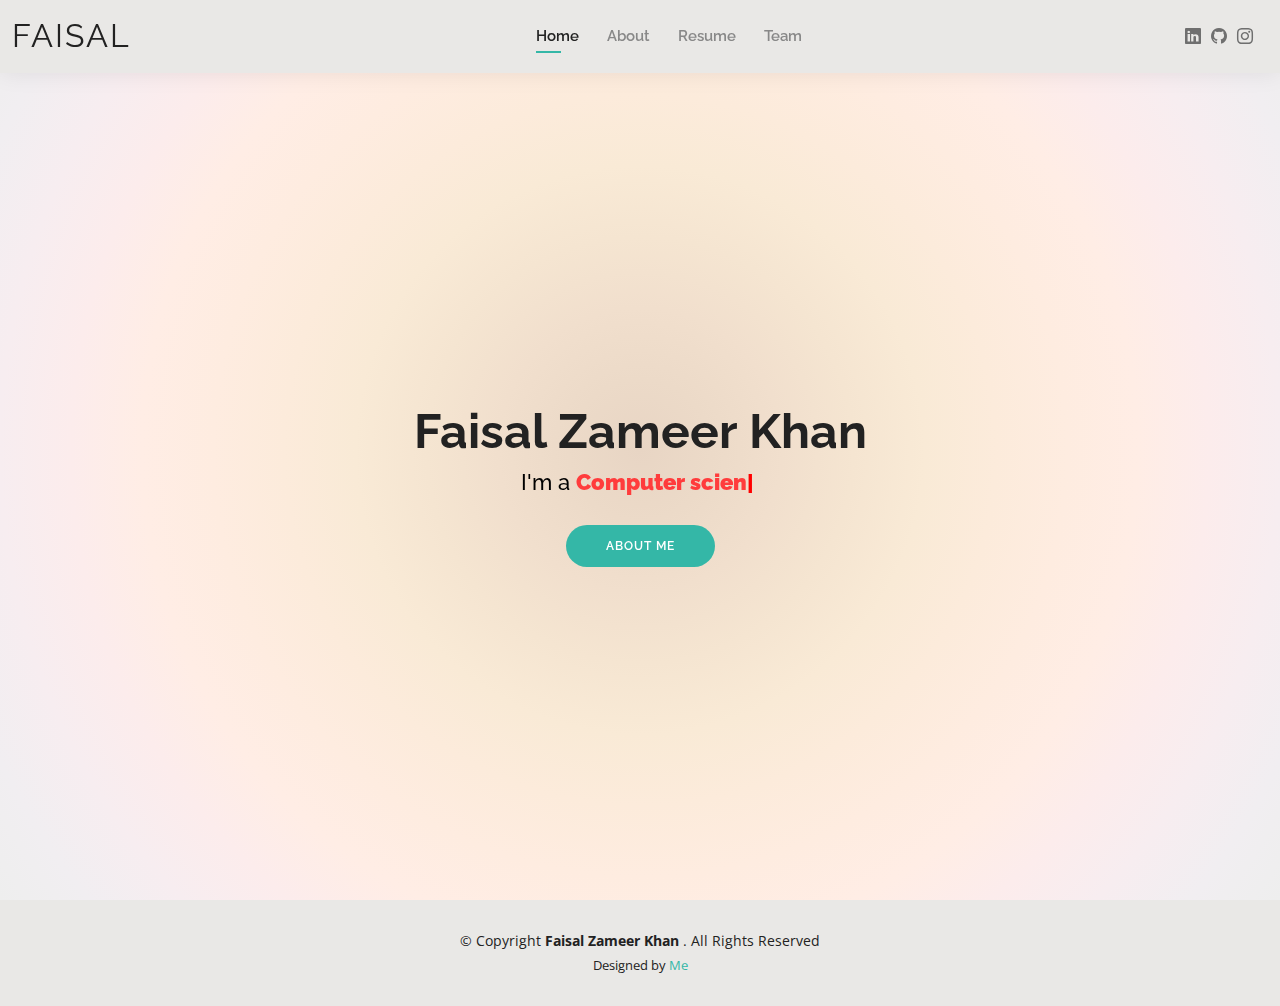
<file: index.html>
<!DOCTYPE html>
<html lang="en">

<head>
  <meta charset="utf-8">
  <meta content="width=device-width, initial-scale=1.0" name="viewport">

  <title> Faisal | Portfolio - Home </title>
  <meta content="" name="description">
  <meta content="" name="keywords">

  <!-- Favicons -->
  <link href="assets/img/favicon.png" rel="icon">
  <!-- <link href="assets/img/apple-touch-icon.png" rel="apple-touch-icon"> -->

  <!-- Google Fonts -->
  <link
    href="https://fonts.googleapis.com/css?family=Open+Sans:300,300i,400,400i,600,600i,700,700i|Raleway:300,300i,400,400i,500,500i,600,600i,700,700i|Poppins:300,300i,400,400i,500,500i,600,600i,700,700i"
    rel="stylesheet">

  <!-- Vendor CSS Files -->
  <link href="assets/vendor/aos/aos.css" rel="stylesheet">
  <link href="assets/vendor/bootstrap/css/bootstrap.min.css" rel="stylesheet">
  <link href="assets/vendor/bootstrap-icons/bootstrap-icons.css" rel="stylesheet">
  <link href="assets/vendor/boxicons/css/boxicons.min.css" rel="stylesheet">
  <link href="assets/vendor/glightbox/css/glightbox.min.css" rel="stylesheet">
  <link href="assets/vendor/swiper/swiper-bundle.min.css" rel="stylesheet">

  <!-- Template Main CSS File -->
  <link href="assets/css/style.css" rel="stylesheet">


</head>

<body>

  <!-- ======= Header ======= -->
  <header id="header" class="fixed-top">
    <div class="container-fluid d-flex justify-content-between align-items-center">

      <h1 class="logo me-auto me-lg-0"><a href="index.html"> Faisal </a></h1>
      <!-- Uncomment below if you prefer to use an image logo -->
      <!-- <a href="index.html" class="logo"><img src="assets/img/logo.png" alt="" class="img-fluid"></a>-->

      <nav id="navbar" class="navbar order-last order-lg-0">
        <ul>
          <li><a class="active" href="index.html">Home</a></li>
          <li><a href="about.html">About</a></li>
          <li><a href="resume.html">Resume</a></li>
          <li><a href="team.html">Team</a></li>
        </ul>
        <i class="bi bi-list mobile-nav-toggle"></i>
      </nav><!-- .navbar -->

      <div class="header-social-links">
        <a href="https://www.linkedin.com/in/faisalzameerkhan/" class="linkedin" target="_blank"><i class="bi bi-linkedin"></i></i></a>
        <a href="https://github.com/faisalzameerkhan/" class="github" target="_blank" ><i class="bi bi-github"></i></a>
        <a href="https://instagram.com/faisalxameerkhan/" class="instagram" target="_blank"><i class="bi bi-instagram"></i></a>
      </div>

    </div>

  </header><!-- End Header -->

  <!-- ======= Hero Section ======= -->
  <section id="hero" class="d-flex align-items-center">
    <div class="container d-flex flex-column align-items-center" data-aos="zoom-in" data-aos-delay="100">
      <h1 style="text-align: center;"> Faisal Zameer Khan </h1>
      <h2 id="subtitleOut">I'm a <span id="subtitle">  </span> </h2>
      <a href="about.html" class="btn-about">About Me</a>
    </div>
  </section><!-- End Hero -->

  <!-- ======= Footer ======= -->
  <footer id="footer">
    <div class="container">
      <div class="copyright">
        &copy; Copyright <strong><span> Faisal Zameer Khan </span></strong>. All Rights Reserved
      </div>
      <div class="credits">
        Designed by <a href="https://www.linkedin.com/in/faisalzameerkhan/" target="_blank"> Me </a>
      </div>
    </div>
  </footer><!-- End  Footer -->

  <div id="preloader"></div>
  <a href="#" class="back-to-top d-flex align-items-center justify-content-center"><i
      class="bi bi-arrow-up-short"></i></a>

  <!-- Vendor JS Files -->
  <script src="assets/vendor/purecounter/purecounter_vanilla.js"></script>
  <script src="assets/vendor/aos/aos.js"></script>
  <script src="assets/vendor/bootstrap/js/bootstrap.bundle.min.js"></script>
  <script src="assets/vendor/glightbox/js/glightbox.min.js"></script>
  <script src="assets/vendor/isotope-layout/isotope.pkgd.min.js"></script>
  <script src="assets/vendor/swiper/swiper-bundle.min.js"></script>
  <script src="assets/vendor/waypoints/noframework.waypoints.js"></script>
  <script src="assets/vendor/php-email-form/validate.js"></script>

  <!-- Template Main JS File -->
  <script src="assets/js/main.js"></script>

  <!-- Template TypoGraphy -->
  <script src="assets/js/typo.js"></script>

</body>

</html>
</file>
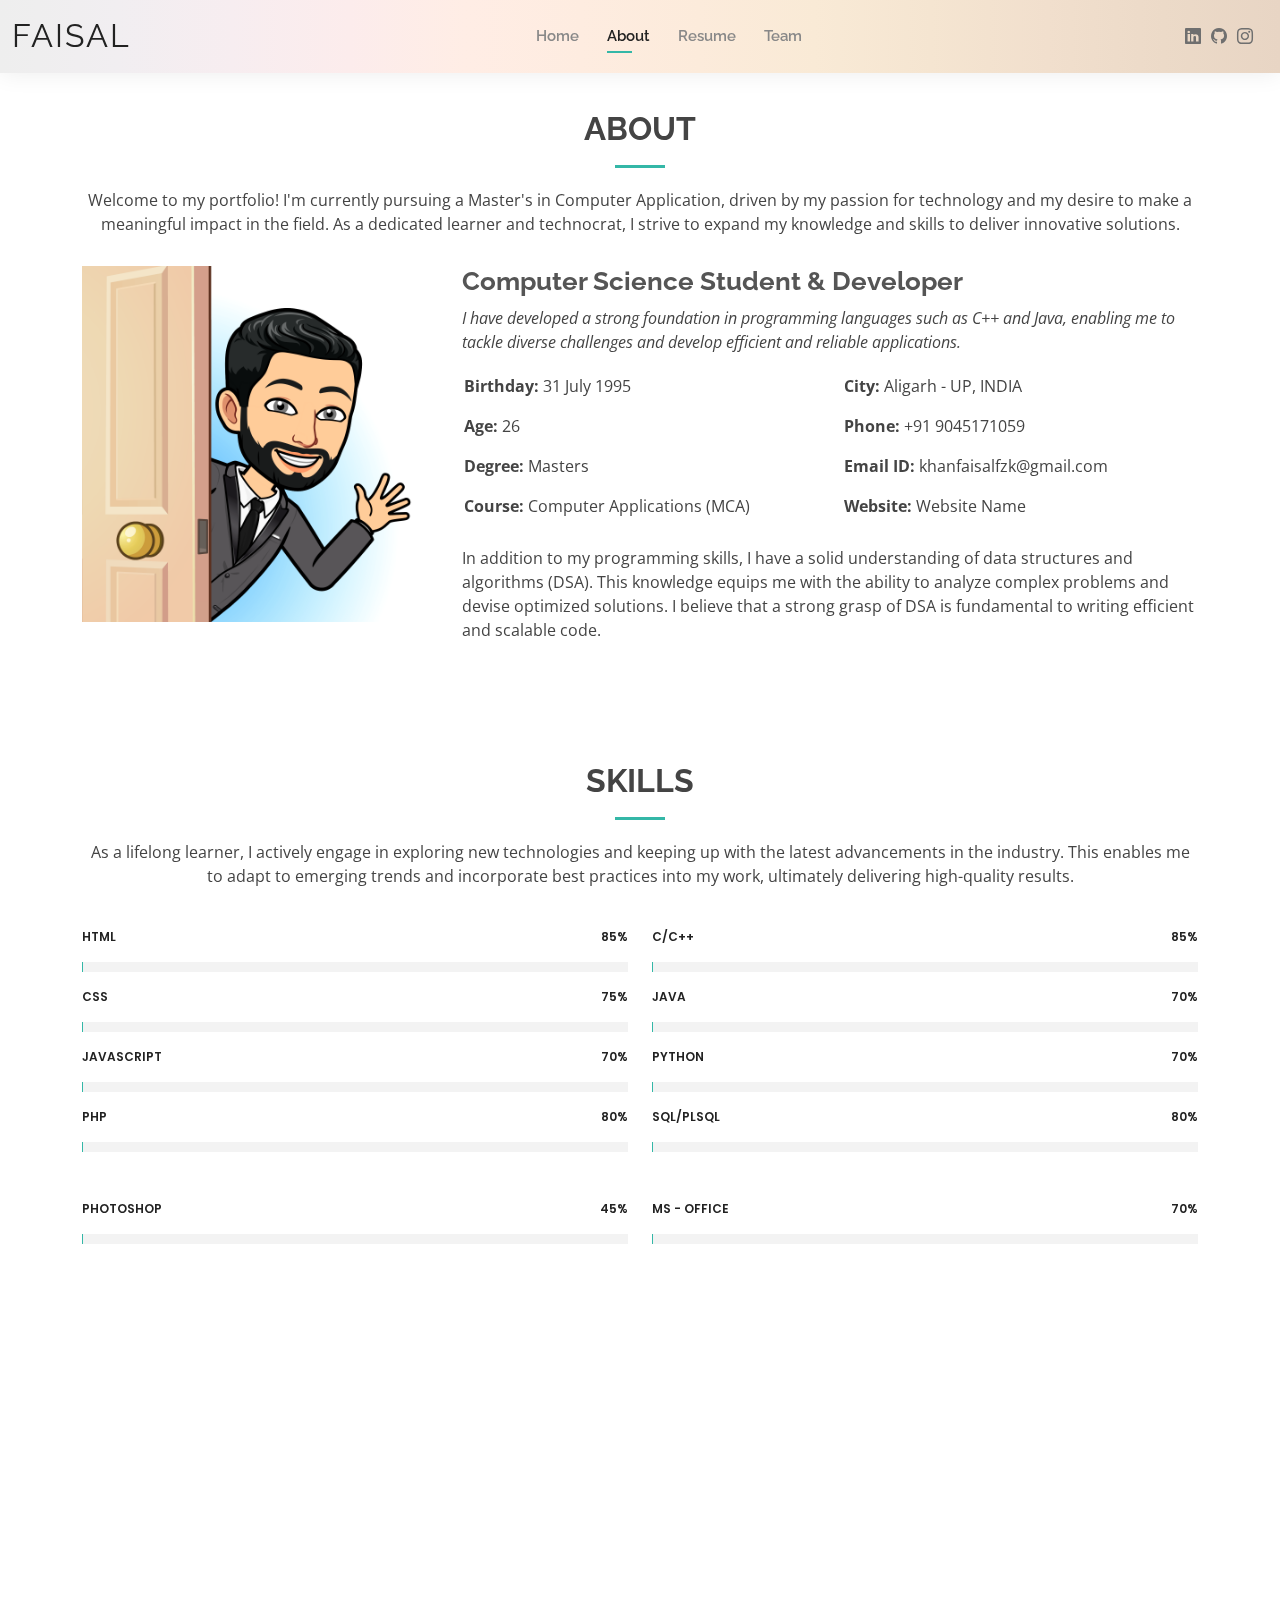
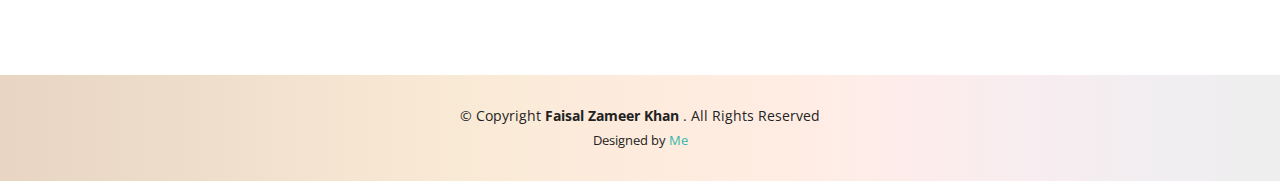
<file: about.html>
<!DOCTYPE html>
<html lang="en">

<head>
  <meta charset="utf-8">
  <meta content="width=device-width, initial-scale=1.0" name="viewport">

  <title> Faisal | Portfolio - About </title>
  <meta content="" name="description">
  <meta content="" name="keywords">

  <!-- Favicons -->
  <link href="assets/img/favicon.png" rel="icon">
  <!-- <link href="assets/img/apple-touch-icon.png" rel="apple-touch-icon"> -->

  <!-- Google Fonts -->
  <link href="https://fonts.googleapis.com/css?family=Open+Sans:300,300i,400,400i,600,600i,700,700i|Raleway:300,300i,400,400i,500,500i,600,600i,700,700i|Poppins:300,300i,400,400i,500,500i,600,600i,700,700i" rel="stylesheet">

  <!-- Vendor CSS Files -->
  <link href="assets/vendor/aos/aos.css" rel="stylesheet">
  <link href="assets/vendor/bootstrap/css/bootstrap.min.css" rel="stylesheet">
  <link href="assets/vendor/bootstrap-icons/bootstrap-icons.css" rel="stylesheet">
  <link href="assets/vendor/boxicons/css/boxicons.min.css" rel="stylesheet">
  <link href="assets/vendor/glightbox/css/glightbox.min.css" rel="stylesheet">
  <link href="assets/vendor/swiper/swiper-bundle.min.css" rel="stylesheet">

  <!-- Template Main CSS File -->
  <link href="assets/css/style.css" rel="stylesheet">

</head>

<body>

  <!-- ======= Header ======= -->
  <header id="header" class="fixed-top gradient">
    <div class="container-fluid d-flex justify-content-between align-items-center">

      <h1 class="logo me-auto me-lg-0"><a href="index.html"> Faisal </a></h1>
      <!-- Uncomment below if you prefer to use an image logo -->
      <!-- <a href="index.html" class="logo"><img src="assets/img/logo.png" alt="" class="img-fluid"></a>-->

      <nav id="navbar" class="navbar order-last order-lg-0">
        <ul>
          <li><a href="index.html">Home</a></li>
          <li><a class="active" href="about.html">About</a></li>
          <li><a href="resume.html">Resume</a></li>
          <li><a href="team.html">Team</a></li>
        </ul>
        <i class="bi bi-list mobile-nav-toggle"></i>
      </nav><!-- .navbar -->

      <div class="header-social-links">
        <a href="https://www.linkedin.com/in/faisalzameerkhan/" class="linkedin" target="_blank"><i class="bi bi-linkedin"></i></i></a>
        <a href="https://github.com/faisalzameerkhan/" class="github" target="_blank" ><i class="bi bi-github"></i></a>
        <a href="https://instagram.com/faisalxameerkhan/" class="instagram" target="_blank"><i class="bi bi-instagram"></i></a>
      </div>

    </div>

  </header><!-- End Header -->

  <main id="main">

    <!-- ======= About Section ======= -->
    <section id="about" class="about">
      <div class="container" data-aos="fade-up">

        <div class="section-title">
          <h2>About</h2>
          <p>Welcome to my portfolio! I'm currently pursuing a Master's in Computer Application, driven by my passion for technology and my desire to make a meaningful impact in the field. As a dedicated learner and technocrat, I strive to expand my knowledge and skills to deliver innovative solutions.</p>
        </div>

        <div class="row">
          <div class="col-lg-4">
            <img src="assets/img/about.png" class="img-fluid" alt="">
          </div>
          <div class="col-lg-8 pt-4 pt-lg-0 content">
            <h3> Computer Science Student & Developer </h3>
            <p class="fst-italic">
              I have developed a strong foundation in programming languages such as C++ and Java, enabling me to tackle diverse challenges and develop efficient and reliable applications.
            </p>
            <div class="row">
              <div class="col-lg-6">
                <ul>
                  <li><i class="bi bi-rounded-right"></i> <strong>Birthday:</strong> 31 July 1995 </li>
                  <li><i class="bi bi-rounded-right"></i> <strong>Age:</strong> 26 </li>
                  <li><i class="bi bi-rounded-right"></i> <strong>Degree:</strong> Masters </li>
                  <li><i class="bi bi-rounded-right"></i> <strong>Course:</strong> Computer Applications (MCA) </li>
                </ul>
              </div>
              <div class="col-lg-6">
                <ul>
                  <li><i class="bi bi-rounded-right"></i> <strong>City:</strong> Aligarh - UP, INDIA </li>
                  <li><i class="bi bi-rounded-right"></i> <strong>Phone:</strong> <a href="tel:9045171059" class="aboutLink"> +91 9045171059 </a></li>
                  <li><i class="bi bi-rounded-right"></i> <strong>Email ID:</strong> <a href="mailto:khanfaisalfzk@gmail.com" class="aboutLink"> khanfaisalfzk@gmail.com </a></li>
                  <li><i class="bi bi-rounded-right"></i> <strong>Website:</strong><a href="#" class="aboutLink"> Website Name </a></li>
                </ul>
              </div>
            </div>
            <p>
              In addition to my programming skills, I have a solid understanding of data structures and algorithms (DSA). This knowledge equips me with the ability to analyze complex problems and devise optimized solutions. I believe that a strong grasp of DSA is fundamental to writing efficient and scalable code.
            </p>
          </div>
        </div>

      </div>
    </section><!-- End About Section -->

    <!-- ======= Skills Section ======= -->
    <section id="skills" class="skills">
      <div class="container" data-aos="fade-up">

        <div class="section-title">
          <h2>Skills</h2>
          <p>As a lifelong learner, I actively engage in exploring new technologies and keeping up with the latest advancements in the industry. This enables me to adapt to emerging trends and incorporate best practices into my work, ultimately delivering high-quality results.</p>
        </div>

        <div class="row skills-content">

          <div class="col-lg-6">

            <div class="progress"> 
              <span class="skill"> HTML <i class="val">85%</i></span>
              <div class="progress-bar-wrap">
                <div class="progress-bar" role="progressbar" aria-valuenow="85" aria-valuemin="0" aria-valuemax="100"></div>
              </div>
            </div>

            <div class="progress">
              <span class="skill"> CSS <i class="val">75%</i></span>
              <div class="progress-bar-wrap">
                <div class="progress-bar" role="progressbar" aria-valuenow="75" aria-valuemin="0" aria-valuemax="100"></div>
              </div>
            </div>

            <div class="progress">
              <span class="skill"> JavaScript <i class="val">70%</i></span>
              <div class="progress-bar-wrap">
                <div class="progress-bar" role="progressbar" aria-valuenow="70" aria-valuemin="0" aria-valuemax="100"></div>
              </div>
            </div>

            <div class="progress">
              <span class="skill"> PHP <i class="val">80%</i></span>
              <div class="progress-bar-wrap">
                <div class="progress-bar" role="progressbar" aria-valuenow="80" aria-valuemin="0" aria-valuemax="100"></div>
              </div>
            </div>

          </div>

          <div class="col-lg-6">

            <div class="progress">
              <span class="skill"> C/C++ <i class="val">85%</i></span>
              <div class="progress-bar-wrap">
                <div class="progress-bar" role="progressbar" aria-valuenow="85" aria-valuemin="0" aria-valuemax="100"></div>
              </div>
            </div>

            <div class="progress">
              <span class="skill"> Java <i class="val">70%</i></span>
              <div class="progress-bar-wrap">
                <div class="progress-bar" role="progressbar" aria-valuenow="70" aria-valuemin="0" aria-valuemax="100"></div>
              </div>
            </div>

            <div class="progress">
              <span class="skill"> Python <i class="val">70%</i></span>
              <div class="progress-bar-wrap">
                <div class="progress-bar" role="progressbar" aria-valuenow="70" aria-valuemin="0" aria-valuemax="100"></div>
              </div>
            </div>

            <div class="progress">
              <span class="skill"> SQL/PLSQL <i class="val">80%</i></span>
              <div class="progress-bar-wrap">
                <div class="progress-bar" role="progressbar" aria-valuenow="80" aria-valuemin="0" aria-valuemax="100"></div>
              </div>
            </div>

          </div>

        </div>

        <div class="row skills-content mtop">

          <div class="col-lg-6">

            <div class="progress"> 
              <span class="skill"> PhotoShop <i class="val">45%</i></span>
              <div class="progress-bar-wrap">
                <div class="progress-bar" role="progressbar" aria-valuenow="45" aria-valuemin="0" aria-valuemax="100"></div>
              </div>
            </div>

          </div>

          <div class="col-lg-6">

            <div class="progress">
              <span class="skill"> MS - Office <i class="val">70%</i></span>
              <div class="progress-bar-wrap">
                <div class="progress-bar" role="progressbar" aria-valuenow="70" aria-valuemin="0" aria-valuemax="100"></div>
              </div>
            </div>

          </div>

        </div>

      </div>
    </section><!-- End Skills Section -->

    <!-- ======= Facts Section ======= -->
    <section id="facts" class="facts">
      <div class="container" data-aos="fade-up">

        <div class="section-title">
          <h2> At a Glance </h2>
          <p>Exploring My Accomplishments: A Glimpse into My Journey So Far</p>
        </div>

        <div class="row counters">

          <div class="col-lg-3 col-6 text-center">
            <span data-purecounter-start="0" data-purecounter-end="1" data-purecounter-duration="1" class="purecounter"></span>
            <p> Major Projects </p>
          </div>

          <div class="col-lg-3 col-6 text-center">
            <span data-purecounter-start="0" data-purecounter-end="3" data-purecounter-duration="1" class="purecounter"></span>
            <p> Minor Projects </p>
          </div>

          <div class="col-lg-3 col-6 text-center">
            <span data-purecounter-start="0" data-purecounter-end="15" data-purecounter-duration="1" class="purecounter"></span>
            <p>Certifications</p>
          </div>

          <div class="col-lg-3 col-6 text-center">
            <span data-purecounter-start="0" data-purecounter-end="0" data-purecounter-duration="1" class="purecounter"></span>
            <p>Hackathons</p>
          </div>

        </div>

      </div>
    </section><!-- End Facts Section -->

    
    <!-- ======= Testimonials Section ======= -->

    <!-- End Testimonials Section -->


  </main><!-- End #main -->

  <!-- ======= Footer ======= -->
  <footer id="footer" class="gradient1">
    <div class="container">
      <div class="copyright">
        &copy; Copyright <strong><span> Faisal Zameer Khan </span></strong>. All Rights Reserved
      </div>
      <div class="credits">
        Designed by <a href="https://www.linkedin.com/in/faisalzameerkhan/" target="_blank"> Me </a>
      </div>
    </div>
  </footer><!-- End  Footer -->

  <div id="preloader"></div>
  <a href="#" class="back-to-top d-flex align-items-center justify-content-center"><i class="bi bi-arrow-up-short"></i></a>

  <!-- Vendor JS Files -->
  <script src="assets/vendor/purecounter/purecounter_vanilla.js"></script>
  <script src="assets/vendor/aos/aos.js"></script>
  <script src="assets/vendor/bootstrap/js/bootstrap.bundle.min.js"></script>
  <script src="assets/vendor/glightbox/js/glightbox.min.js"></script>
  <script src="assets/vendor/isotope-layout/isotope.pkgd.min.js"></script>
  <script src="assets/vendor/swiper/swiper-bundle.min.js"></script>
  <script src="assets/vendor/waypoints/noframework.waypoints.js"></script>
  <script src="assets/vendor/php-email-form/validate.js"></script>

  <!-- Template Main JS File -->
  <script src="assets/js/main.js"></script>

</body>

</html>
</file>
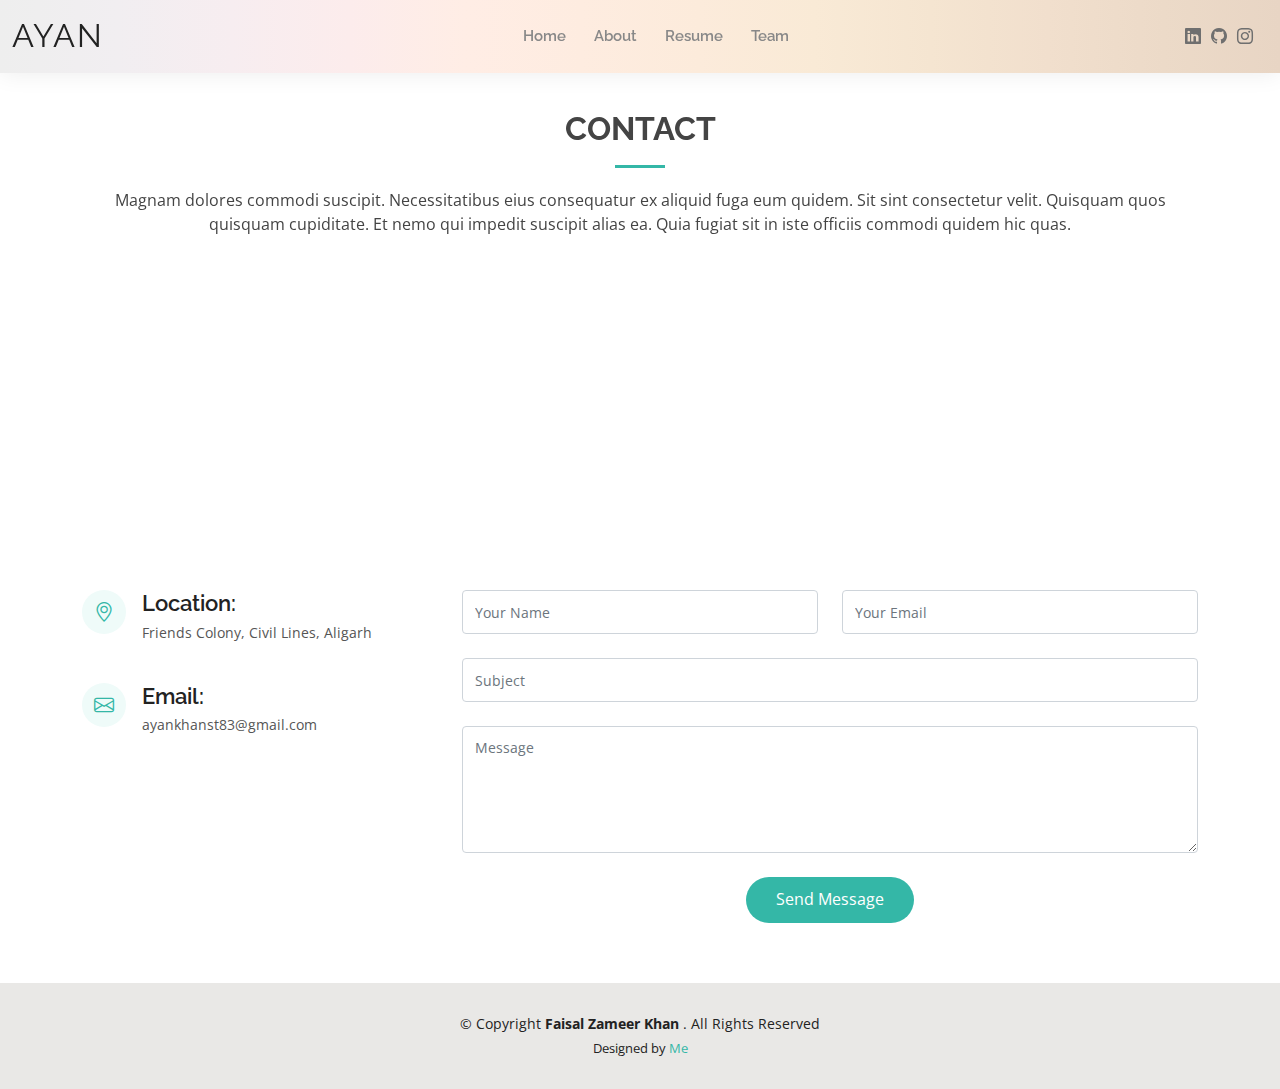
<file: contact.html>
<!DOCTYPE html>
<html lang="en">

<head>
  <meta charset="utf-8">
  <meta content="width=device-width, initial-scale=1.0" name="viewport">

  <title> Ayan | Portfolio - Contact </title>
  <meta content="" name="description">
  <meta content="" name="keywords">

  <!-- Favicons -->
  <link href="assets/img/favicon.png" rel="icon">
  <link href="assets/img/apple-touch-icon.png" rel="apple-touch-icon">

  <!-- Google Fonts -->
  <link
    href="https://fonts.googleapis.com/css?family=Open+Sans:300,300i,400,400i,600,600i,700,700i|Raleway:300,300i,400,400i,500,500i,600,600i,700,700i|Poppins:300,300i,400,400i,500,500i,600,600i,700,700i"
    rel="stylesheet">

  <!-- Vendor CSS Files -->
  <link href="assets/vendor/aos/aos.css" rel="stylesheet">
  <link href="assets/vendor/bootstrap/css/bootstrap.min.css" rel="stylesheet">
  <link href="assets/vendor/bootstrap-icons/bootstrap-icons.css" rel="stylesheet">
  <link href="assets/vendor/boxicons/css/boxicons.min.css" rel="stylesheet">
  <link href="assets/vendor/glightbox/css/glightbox.min.css" rel="stylesheet">
  <link href="assets/vendor/swiper/swiper-bundle.min.css" rel="stylesheet">

  <!-- Template Main CSS File -->
  <link href="assets/css/style.css" rel="stylesheet">

</head>

<body>

  <!-- ======= Header ======= -->
  <header id="header" class="fixed-top gradient">
    <div class="container-fluid d-flex justify-content-between align-items-center">

      <h1 class="logo me-auto me-lg-0"><a href="index.html"> Ayan </a></h1>
      <!-- Uncomment below if you prefer to use an image logo -->
      <!-- <a href="index.html" class="logo"><img src="assets/img/logo.png" alt="" class="img-fluid"></a>-->

      <nav id="navbar" class="navbar order-last order-lg-0">
        <ul>
          <li><a href="index.html">Home</a></li>
          <li><a href="about.html">About</a></li>
          <li><a href="resume.html">Resume</a></li>
          <li><a href="team.html">Team</a></li>
        </ul>
        <i class="bi bi-list mobile-nav-toggle"></i>
      </nav><!-- .navbar -->

      <div class="header-social-links">
        <a href="https://www.linkedin.com/in/faisalzameerkhan/" class="linkedin" target="_blank"><i class="bi bi-linkedin"></i></i></a>
        <a href="https://github.com/faisalzameerkhan/" class="github" target="_blank" ><i class="bi bi-github"></i></a>
        <a href="https://instagram.com/faisalxameerkhan/" class="instagram" target="_blank"><i class="bi bi-instagram"></i></a>
      </div>

    </div>

  </header><!-- End Header -->

  <main id="main">

    <!-- ======= Contact Section ======= -->
    <section id="contact" class="contact">
      <div class="container" data-aos="fade-up">

        <div class="section-title">
          <h2>Contact</h2>
          <p>Magnam dolores commodi suscipit. Necessitatibus eius consequatur ex aliquid fuga eum quidem. Sit sint
            consectetur velit. Quisquam quos quisquam cupiditate. Et nemo qui impedit suscipit alias ea. Quia fugiat sit
            in iste officiis commodi quidem hic quas.</p>
        </div>

        <div>
          <iframe style="border:0; width: 100%; height: 270px;"
            src="https://www.google.com/maps/embed?pb=!1m18!1m12!1m3!1d3525.5264916299816!2d78.06902602314949!3d27.916500599805616!2m3!1f0!2f0!3f0!3m2!1i1024!2i768!4f13.1!3m3!1m2!1s0x3974a52d963364e5%3A0x17b27d3b1977bc82!2sComputer%20Science%20Department!5e0!3m2!1sen!2sus!4v1684761453918!5m2!1sen!2sus"
            width="600" height="450" style="border:0;" allowfullscreen="" loading="lazy"
            referrerpolicy="no-referrer-when-downgrade"></iframe>
        </div>

        <div class="row mt-5">

          <div class="col-lg-4">
            <div class="info">
              <div class="address">
                <i class="bi bi-geo-alt"></i>
                <h4>Location:</h4>
                <p>Friends Colony, Civil Lines, Aligarh</p>
              </div>

              <div class="email">
                <i class="bi bi-envelope"></i>
                <h4>Email:</h4>
                <p>ayankhanst83@gmail.com</p>
              </div>

              <!-- <div class="phone">
                <i class="bi bi-phone"></i>
                <h4>Call:</h4>
                <p></p>
              </div> -->

            </div>

          </div>

          <div class="col-lg-8 mt-5 mt-lg-0">

            <form action="forms/contact.php" method="post" role="form" class="php-email-form">
              <div class="row">
                <div class="col-md-6 form-group">
                  <input type="text" name="name" class="form-control" id="name" placeholder="Your Name" required>
                </div>
                <div class="col-md-6 form-group mt-3 mt-md-0">
                  <input type="email" class="form-control" name="email" id="email" placeholder="Your Email" required>
                </div>
              </div>
              <div class="form-group mt-3">
                <input type="text" class="form-control" name="subject" id="subject" placeholder="Subject" required>
              </div>
              <div class="form-group mt-3">
                <textarea class="form-control" name="message" rows="5" placeholder="Message" required></textarea>
              </div>
              <div class="my-3">
                <div class="loading">Loading</div>
                <div class="error-message"></div>
                <div class="sent-message">Your message has been sent. Thank you!</div>
              </div>
              <div class="text-center"><button type="submit">Send Message</button></div>
            </form>

          </div>

        </div>

      </div>
    </section><!-- End Contact Section -->

  </main><!-- End #main -->

  <!-- ======= Footer ======= -->
  <footer id="footer">
    <div class="container">
      <div class="copyright">
        &copy; Copyright <strong><span> Faisal Zameer Khan </span></strong>. All Rights Reserved
      </div>
      <div class="credits">
        Designed by <a href="https://www.linkedin.com/in/faisalzameerkhan/" target="_blank"> Me </a>
      </div>
    </div>
  </footer><!-- End  Footer -->

  <div id="preloader"></div>
  <a href="#" class="back-to-top d-flex align-items-center justify-content-center"><i
      class="bi bi-arrow-up-short"></i></a>

  <!-- Vendor JS Files -->
  <script src="assets/vendor/purecounter/purecounter_vanilla.js"></script>
  <script src="assets/vendor/aos/aos.js"></script>
  <script src="assets/vendor/bootstrap/js/bootstrap.bundle.min.js"></script>
  <script src="assets/vendor/glightbox/js/glightbox.min.js"></script>
  <script src="assets/vendor/isotope-layout/isotope.pkgd.min.js"></script>
  <script src="assets/vendor/swiper/swiper-bundle.min.js"></script>
  <script src="assets/vendor/waypoints/noframework.waypoints.js"></script>
  <script src="assets/vendor/php-email-form/validate.js"></script>

  <!-- Template Main JS File -->
  <script src="assets/js/main.js"></script>

</body>

</html>
</file>
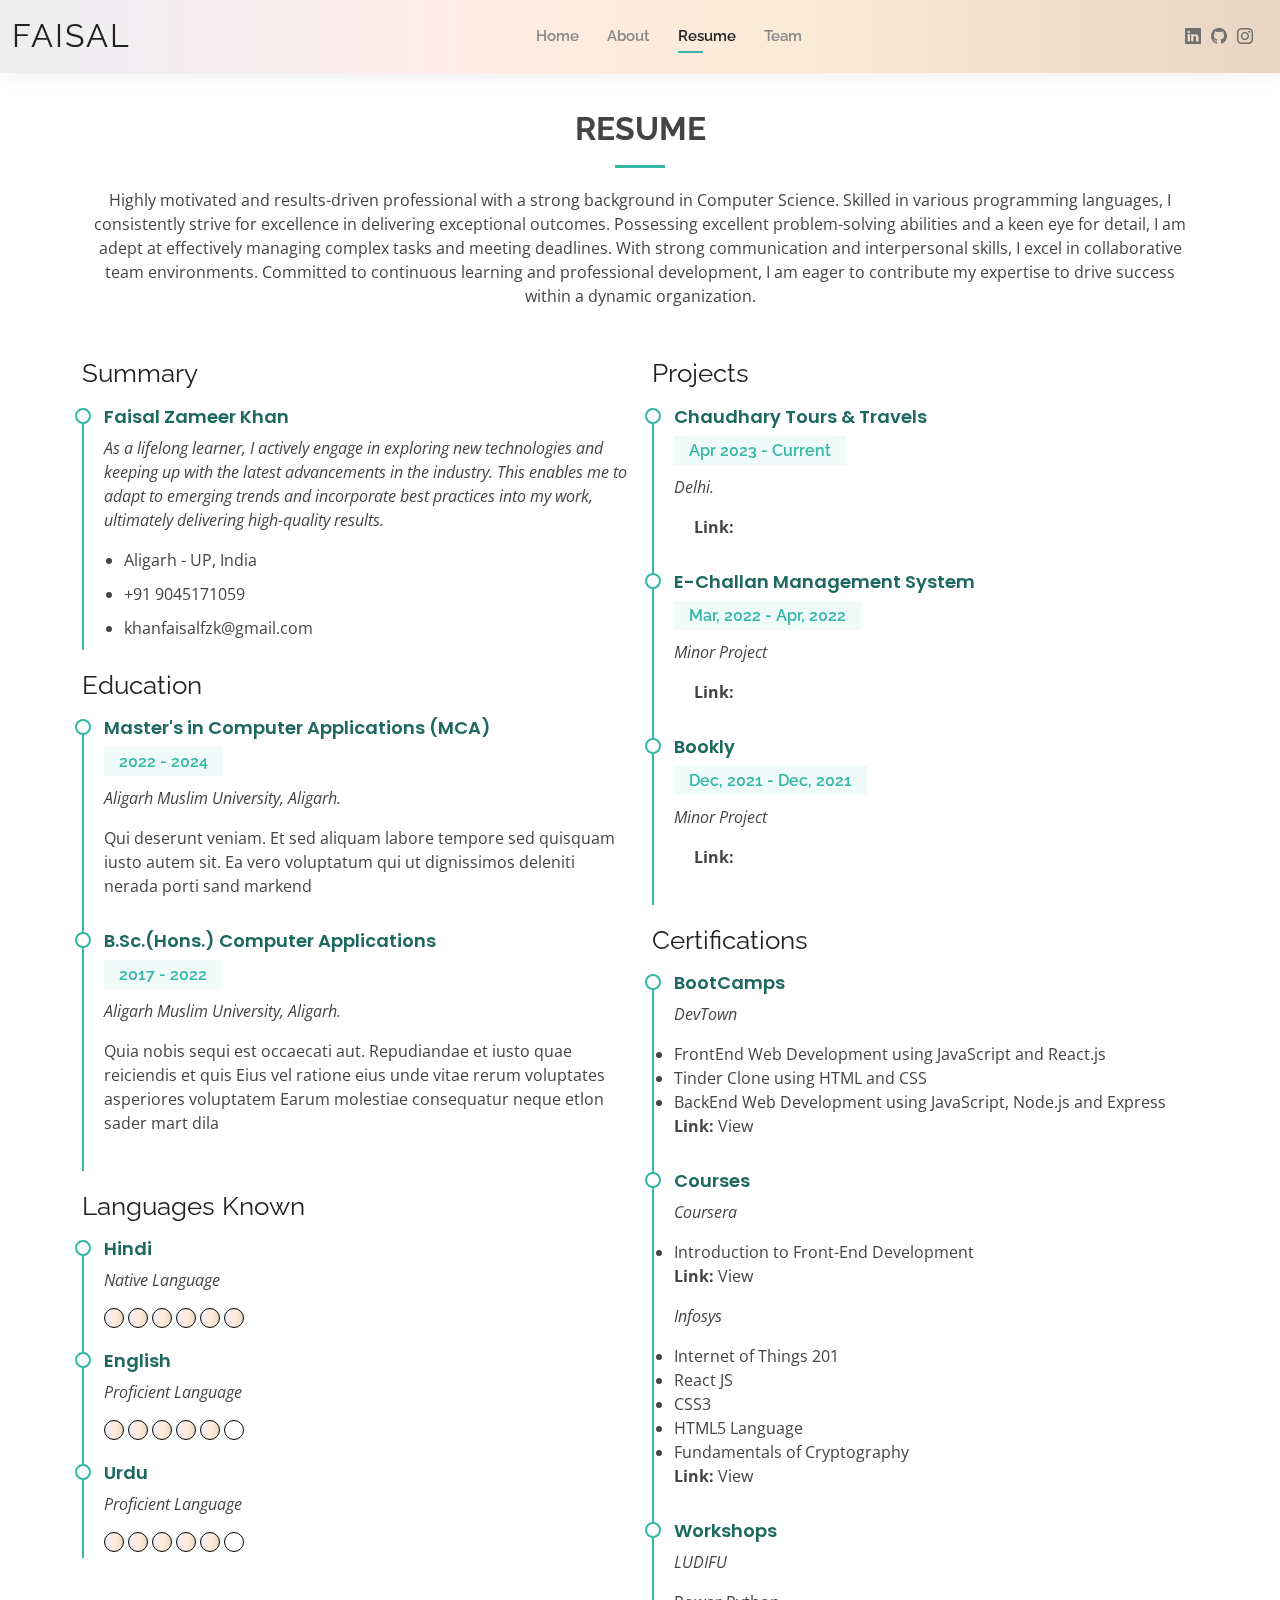
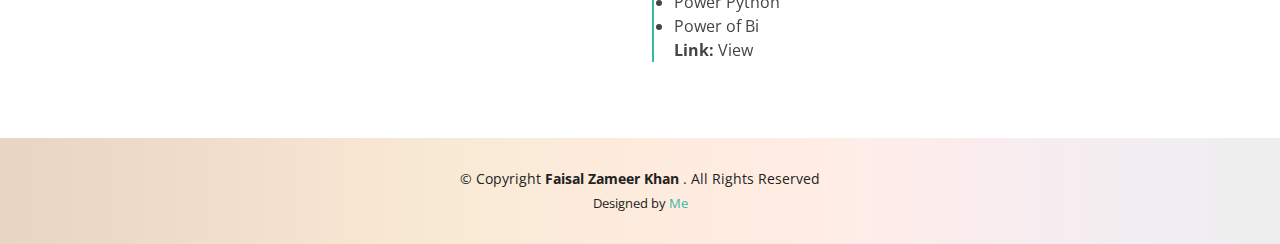
<file: resume.html>
<!DOCTYPE html>
<html lang="en">

<head>
  <meta charset="utf-8">
  <meta content="width=device-width, initial-scale=1.0" name="viewport">

  <title> Faisal | Portfolio - Resume </title>
  <meta content="" name="description">
  <meta content="" name="keywords">

  <!-- Favicons -->
  <link href="assets/img/favicon.png" rel="icon">
  <!-- <link href="assets/img/favicon.png" rel="apple-touch-icon"> -->

  <!-- Google Fonts -->
  <link
    href="https://fonts.googleapis.com/css?family=Open+Sans:300,300i,400,400i,600,600i,700,700i|Raleway:300,300i,400,400i,500,500i,600,600i,700,700i|Poppins:300,300i,400,400i,500,500i,600,600i,700,700i"
    rel="stylesheet">

  <!-- Vendor CSS Files -->
  <link href="assets/vendor/aos/aos.css" rel="stylesheet">
  <link href="assets/vendor/bootstrap/css/bootstrap.min.css" rel="stylesheet">
  <link href="assets/vendor/bootstrap-icons/bootstrap-icons.css" rel="stylesheet">
  <link href="assets/vendor/boxicons/css/boxicons.min.css" rel="stylesheet">
  <link href="assets/vendor/glightbox/css/glightbox.min.css" rel="stylesheet">
  <link href="assets/vendor/swiper/swiper-bundle.min.css" rel="stylesheet">

  <!-- Template Main CSS File -->
  <link href="assets/css/style.css" rel="stylesheet">

</head>

<body>

  <!-- ======= Header ======= -->
  <header id="header" class="fixed-top gradient">
    <div class="container-fluid d-flex justify-content-between align-items-center">

      <h1 class="logo me-auto me-lg-0"><a href="index.html"> Faisal </a></h1>
      <!-- Uncomment below if you prefer to use an image logo -->
      <!-- <a href="index.html" class="logo"><img src="assets/img/logo.png" alt="" class="img-fluid"></a>-->

      <nav id="navbar" class="navbar order-last order-lg-0">
        <ul>
          <li><a href="index.html">Home</a></li>
          <li><a href="about.html">About</a></li>
          <li><a class="active" href="resume.html">Resume</a></li>
          <li><a href="team.html">Team</a></li>
        </ul>
        <i class="bi bi-list mobile-nav-toggle"></i>
      </nav><!-- .navbar -->

      <div class="header-social-links">
        <a href="https://www.linkedin.com/in/faisalzameerkhan/" class="linkedin" target="_blank"><i
            class="bi bi-linkedin"></i></i></a>
        <a href="https://github.com/faisalzameerkhan/" class="github" target="_blank"><i class="bi bi-github"></i></a>
        <a href="https://instagram.com/faisalxameerkhan/" class="instagram" target="_blank"><i
            class="bi bi-instagram"></i></a>
      </div>

    </div>

  </header><!-- End Header -->

  <main id="main">

    <!-- ======= Resume Section ======= -->
    <section id="resume" class="resume">
      <div class="container" data-aos="fade-up">

        <div class="section-title">
          <h2>Resume</h2>
          <p>Highly motivated and results-driven professional with a strong background in Computer Science. Skilled in
            various programming languages, I consistently strive for excellence in delivering exceptional outcomes.
            Possessing excellent problem-solving abilities and a keen eye for detail, I am adept at effectively managing
            complex tasks and meeting deadlines. With strong communication and interpersonal skills, I excel in
            collaborative team environments. Committed to continuous learning and professional development, I am eager
            to contribute my expertise to drive success within a dynamic organization.</p>


          <!-- <a href="./assets/cv/faisalcv.pdf" target="_blank" class="downBtn"> Download CV </a> -->

        </div>

        <div class="row" style="word-wrap: break-word;">
          <!-- Column - 1 -->
          <div class="col-lg-6">

            <!-- For Introduction -->
            <h3 class="resume-title"> Summary </h3>
            <div class="resume-item pb-0">
              <h4> Faisal Zameer Khan </h4>
              <p><em>As a lifelong learner, I actively engage in exploring new technologies and keeping up with the latest advancements in the industry. This enables me to adapt to emerging trends and incorporate best practices into my work, ultimately delivering high-quality results.</em></p>
              <p>
              <ul>
                <li> Aligarh - UP, India </li>
                <li><a href="tel:9045171059" class="aboutLink"> +91 9045171059 </a></li>
                <li><a href="mailto:khanfaisalfzk@gmail.com" class="aboutLink"> khanfaisalfzk@gmail.com </a></li>
              </ul>
              </p>
            </div>

            <!-- For Education -->
            <h3 class="resume-title"> Education </h3>
            <div class="resume-item">
              <h4> Master's in Computer Applications (MCA) </h4>
              <h5> 2022 - 2024 </h5>
              <p><em> Aligarh Muslim University, Aligarh. </em></p>
              <p>Qui deserunt veniam. Et sed aliquam labore tempore sed quisquam iusto autem sit. Ea vero voluptatum qui
                ut dignissimos deleniti nerada porti sand markend</p>
            </div>
            <div class="resume-item">
              <h4> B.Sc.(Hons.) Computer Applications </h4>
              <h5> 2017 - 2022 </h5>
              <p><em> Aligarh Muslim University, Aligarh. </em></p>
              <p>Quia nobis sequi est occaecati aut. Repudiandae et iusto quae reiciendis et quis Eius vel ratione eius
                unde vitae rerum voluptates asperiores voluptatem Earum molestiae consequatur neque etlon sader mart
                dila</p>
            </div>

            <!-- For Hackathon -->
            <!-- <h3 class="resume-title"> Hackathons </h3>
            <div class="resume-item">
              <h4> AMUHacks 2.0 </h4>
              <h5> 18-19 March, 2023 </h5>
              <p><em> Aligarh Muslim University, Aligarh. </em></p>
              <p><strong>Link: </strong> <a href="#" class="aboutLink"> View </a></p>
            </div>
            <div class="resume-item">
              <h4> AMUHacks 1.0 </h4>
              <h5> Feb, 2020 </h5>
              <p><em> Aligarh Muslim University, Aligarh. </em></p>
              <p> <strong>Link: </strong> </p>
            </div> -->

            <!-- For Languages Known -->
            <h3 class="resume-title"> Languages Known </h3>
            <div class="resume-item">
              <h4> Hindi </h4>
              <p><em> Native Language </em></p>
              <span class="dot"></span>
              <span class="dot"></span>
              <span class="dot"></span>
              <span class="dot"></span>
              <span class="dot"></span>
              <span class="dot"></span>
            </div>
            <div class="resume-item">
              <h4> English </h4>
              <p><em> Proficient Language </em></p>
              <span class="dot"></span>
              <span class="dot"></span>
              <span class="dot"></span>
              <span class="dot"></span>
              <span class="dot"></span>
              <span class="dot1"></span>
            </div>
            <div class="resume-item">
              <h4> Urdu </h4>
              <p><em> Proficient Language </em></p>
              <span class="dot"></span>
              <span class="dot"></span>
              <span class="dot"></span>
              <span class="dot"></span>
              <span class="dot"></span>
              <span class="dot1"></span>
            </div>

          </div>

          <!-- Column - 2 -->
          <div class="col-lg-6">

            <!-- For Experience -->

            <!-- For Projects -->
            <h3 class="resume-title"> Projects </h3>
            <div class="resume-item">
              <h4> Chaudhary Tours & Travels </h4>
              <h5> Apr 2023 - Current </h5>
              <p><em> Delhi. </em></p>
              <p>
              <ul>
                <!-- <li>Lead in the design, development, and implementation of the graphic, layout, and production communication materials</li>
                <li>Delegate tasks to the 7 members of the design team and provide counsel on all aspects of the project. </li>
                <li>Supervise the assessment of all graphic materials in order to ensure quality and accuracy of the design</li> -->
                <strong>Link: </strong> <a href="#" class="aboutLink"> </a>
              </ul>
              </p>
            </div>
            <div class="resume-item">
              <h4> E-Challan Management System </h4>
              <h5> Mar, 2022 - Apr, 2022 </h5>
              <p><em> Minor Project </em></p>
              <p>
              <ul>
                <!-- <li>Lead in the design, development, and implementation of the graphic, layout, and production communication materials</li>
                <li>Delegate tasks to the 7 members of the design team and provide counsel on all aspects of the project. </li>
                <li>Supervise the assessment of all graphic materials in order to ensure quality and accuracy of the design</li> -->
                <strong>Link: </strong> <a href="#" class="aboutLink"> </a>
              </ul>
              </p>
            </div>
            <div class="resume-item">
              <h4> Bookly </h4>
              <h5> Dec, 2021 - Dec, 2021 </h5>
              <p><em> Minor Project </em></p>
              <p>
              <ul>
                <!-- <li>Lead in the design, development, and implementation of the graphic, layout, and production communication materials</li>
                <li>Delegate tasks to the 7 members of the design team and provide counsel on all aspects of the project. </li>
                <li>Supervise the assessment of all graphic materials in order to ensure quality and accuracy of the design</li> -->
                <strong>Link: </strong> <a href="#" class="aboutLink"> </a>
              </ul>
              </p>
            </div>

            <!-- For Certification -->
            <h3 class="resume-title"> Certifications </h3>
            <div class="resume-item">
              <h4> BootCamps </h4>
              <!-- <h5> 18-19 March, 2023 </h5> -->
              <p><em> DevTown </em></p>
              <p>
                <li> FrontEnd Web Development using JavaScript and React.js </li>
                <li> Tinder Clone using HTML and CSS </li>
                <li> BackEnd Web Development using JavaScript, Node.js and Express </li>
                <strong>Link: </strong> <a href="https://drive.google.com/drive/folders/1AeflfkL7OqvdI6MQ-nbh25NPU2_ftoyI?usp=sharing" class="aboutLink"> View </a>
              </p>
            </div>
            <div class="resume-item">
              <h4> Courses </h4>
              <!-- <h5> Feb, 2020 </h5> -->
              <p><em> Coursera </em></p>
              <p>
                <li> Introduction to Front-End Development </li>
                <strong>Link: </strong> <a href="https://drive.google.com/drive/folders/14CPyV0UGDA9TTREgHS6qYedJfIIlQIyI?usp=sharing" class="aboutLink"> View </a>
              </p>
              <p><em> Infosys </em></p>
              <p>
                <li> Internet of Things 201 </li>
                <li> React JS </li>
                <li> CSS3 </li>
                <li> HTML5 Language </li>
                <li> Fundamentals of Cryptography </li>
                <strong>Link: </strong> <a href="https://drive.google.com/drive/folders/1gQeQcqbPyJ1jiP3eL7ZmSp5KBfmLx5Xb?usp=sharing" class="aboutLink"> View </a>
              </p>
            </div>
            <div class="resume-item">
              <h4> Workshops </h4>
              <!-- <h5> Feb, 2020 </h5> -->
              <p><em> LUDIFU </em></p>
              <p>
                <li> Power Python </li>
                <li> Power of Bi </li>
                <strong>Link: </strong> <a href="https://drive.google.com/drive/folders/146x82YwzmaeXxqSHeILlkTFnZflTW9Sl?usp=sharing" class="aboutLink"> View </a>
              </p>
            </div>

          </div>

        </div>

      </div>
    </section><!-- End Resume Section -->

  </main><!-- End #main -->

  <!-- ======= Footer ======= -->
  <footer id="footer" class="gradient1">
    <div class="container">
      <div class="copyright">
        &copy; Copyright <strong><span> Faisal Zameer Khan </span></strong>. All Rights Reserved
      </div>
      <div class="credits">
        Designed by <a href="https://www.linkedin.com/in/faisalzameerkhan/" target="_blank"> Me </a>
      </div>
    </div>
  </footer><!-- End  Footer -->

  <div id="preloader"></div>
  <a href="#" class="back-to-top d-flex align-items-center justify-content-center"><i
      class="bi bi-arrow-up-short"></i></a>

  <!-- Vendor JS Files -->
  <script src="assets/vendor/purecounter/purecounter_vanilla.js"></script>
  <script src="assets/vendor/aos/aos.js"></script>
  <script src="assets/vendor/bootstrap/js/bootstrap.bundle.min.js"></script>
  <script src="assets/vendor/glightbox/js/glightbox.min.js"></script>
  <script src="assets/vendor/isotope-layout/isotope.pkgd.min.js"></script>
  <script src="assets/vendor/swiper/swiper-bundle.min.js"></script>
  <script src="assets/vendor/waypoints/noframework.waypoints.js"></script>
  <script src="assets/vendor/php-email-form/validate.js"></script>

  <!-- Template Main JS File -->
  <script src="assets/js/main.js"></script>

</body>

</html>
</file>
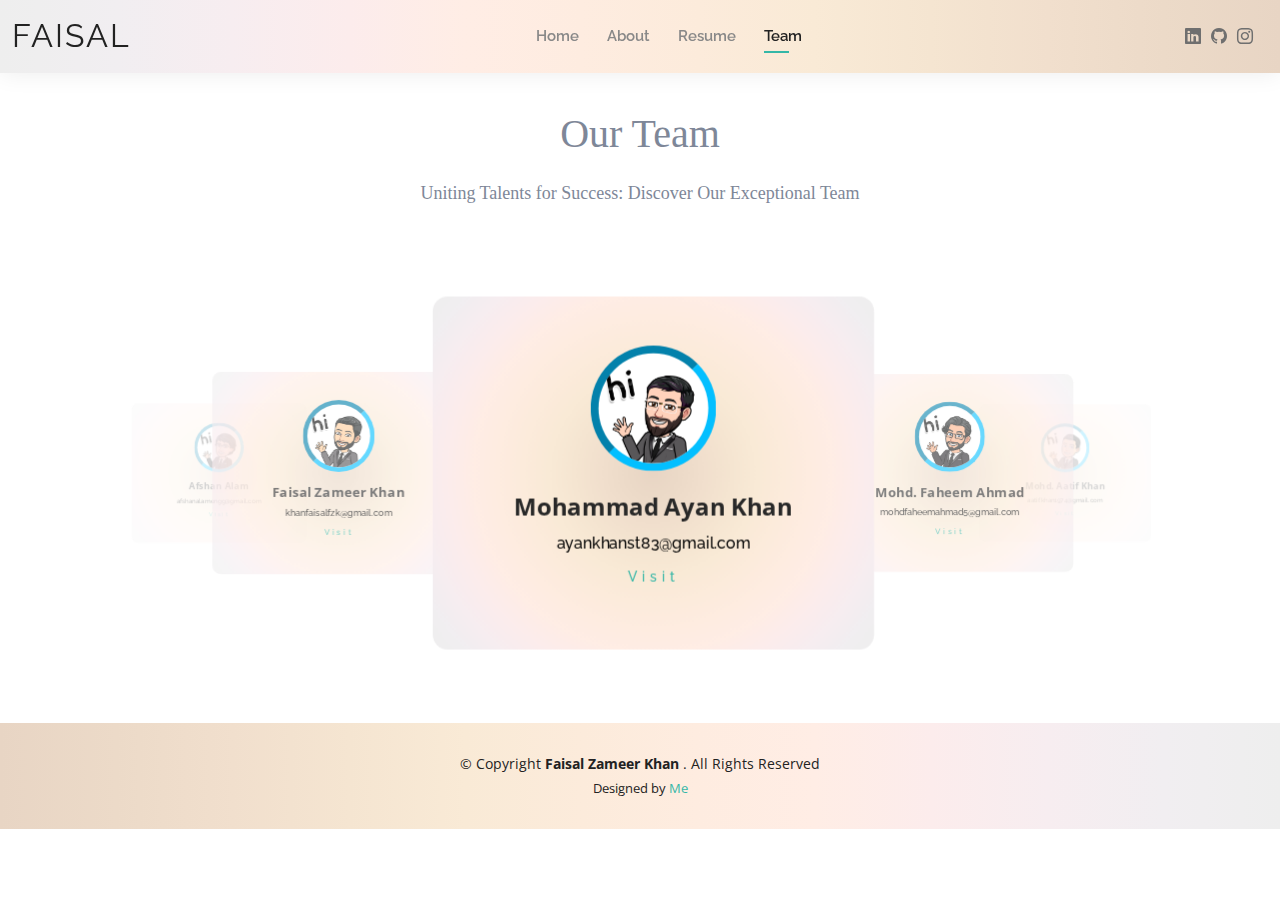
<file: team.html>
<!DOCTYPE html>
<html lang="en">

<head>
  <meta charset="utf-8">
  <meta content="width=device-width, initial-scale=1.0" name="viewport">

  <title> Faisal | Portfolio - Team </title>
  <meta content="" name="description">
  <meta content="" name="keywords">

  <!-- Favicons -->
  <link href="assets/img/favicon.png" rel="icon">
  <!-- <link href="assets/img/apple-touch-icon.png" rel="apple-touch-icon"> -->

  <!-- Google Fonts -->
  <link
    href="https://fonts.googleapis.com/css?family=Open+Sans:300,300i,400,400i,600,600i,700,700i|Raleway:300,300i,400,400i,500,500i,600,600i,700,700i|Poppins:300,300i,400,400i,500,500i,600,600i,700,700i"
    rel="stylesheet">

  <!-- Vendor CSS Files -->
  <link href="assets/vendor/aos/aos.css" rel="stylesheet">
  <link href="assets/vendor/bootstrap/css/bootstrap.min.css" rel="stylesheet">
  <link href="assets/vendor/bootstrap-icons/bootstrap-icons.css" rel="stylesheet">
  <link href="assets/vendor/boxicons/css/boxicons.min.css" rel="stylesheet">
  <link href="assets/vendor/glightbox/css/glightbox.min.css" rel="stylesheet">
  <link href="assets/vendor/swiper/swiper-bundle.min.css" rel="stylesheet">

  <!-- Template Main CSS File -->
  <link href="assets/css/style.css" rel="stylesheet">

</head>

<body>

  <!-- ======= Header ======= -->
  <header id="header" class="fixed-top gradient">
    <div class="container-fluid d-flex justify-content-between align-items-center">

      <h1 class="logo me-auto me-lg-0"><a href="index.html"> Faisal </a></h1>
      <!-- Uncomment below if you prefer to use an image logo -->
      <!-- <a href="index.html" class="logo"><img src="assets/img/logo.png" alt="" class="img-fluid"></a>-->

      <nav id="navbar" class="navbar order-last order-lg-0">
        <ul>
          <li><a href="index.html">Home</a></li>
          <li><a href="about.html">About</a></li>
          <li><a href="resume.html">Resume</a></li>
          <li><a class="active" href="team.html">Team</a></li>
        </ul>
        <i class="bi bi-list mobile-nav-toggle"></i>
      </nav><!-- .navbar -->

      <div class="header-social-links">
        <a href="https://www.linkedin.com/in/faisalzameerkhan/" class="linkedin" target="_blank"><i class="bi bi-linkedin"></i></i></a>
        <a href="https://github.com/faisalzameerkhan/" class="github" target="_blank" ><i class="bi bi-github"></i></a>
        <a href="https://instagram.com/faisalxameerkhan/" class="instagram" target="_blank"><i class="bi bi-instagram"></i></a>
      </div>

    </div>

  </header><!-- End Header -->


  <!-- For Team -->
  <div class="testimonial">
    <h2 class="testimonial-text"> Our Team </h2>
    <p class="testimonial-para"> Uniting Talents for Success: Discover Our Exceptional Team </p>
    <div class="carousel">
      <a class="carousel-item" target="_blank" href="https://faisalzameerkhan.github.io/portfolio/">
        <div class="testi">
          <div class="img-area">
            <img src="assets/img/team/TeamFaisal.png">
          </div>
          <p><strong class="lineHeight"> Faisal Zameer Khan </strong></p>
          <h4 class="wrap">khanfaisalfzk@gmail.com</h4>
          <h5>Visit</h5>
        </div>
      </a>
      <a class="carousel-item" target="_blank" href="https://khanayanm.github.io/portfolio/">
        <div class="testi">
          <div class="img-area">
            <img src="assets/img/team/TeamAyan.png">
          </div>
          <p><strong class="lineHeight"> Mohammad Ayan Khan </strong></p>
          <h4 class="wrap"> ayankhanst83@gmail.com</h4>
          <h5>Visit</h5>
        </div>
      </a>
      <a class="carousel-item" target="_blank" href="https://fffaheem.github.io/portfolio/">
        <div class="testi">
          <div class="img-area">
            <img src="assets/img/team/TeamFaheem.png">
          </div>
          <p><strong class="lineHeight"> Mohd. Faheem Ahmad </strong></p>
          <h4 class="wrap">mohdfaheemahmad5@gmail.com</h4>
          <h5>Visit</h5>
        </div>
      </a>
      <a class="carousel-item" target="_blank" href="https://aatifkhan77.github.io/portfolio/">
        <div class="testi">
          <div class="img-area">
            <img src="assets/img/team/TeamAatif.png">
          </div>
          <p><strong class="lineHeight"> Mohd. Aatif Khan </strong></p>
          <h4 class="wrap">aatif.khan1974@gmail.com</h4>
          <h5>Visit</h5>
        </div>
      </a>
      <a class="carousel-item" target="_blank" href="https://mohdarman98.github.io/portfolio/">
        <div class="testi">
          <div class="img-area">
            <img src="assets/img/team/TeamArman.png">
          </div>
          <p><strong class="lineHeight"> Mohd. Arman </strong></p>
          <h4 class="wrap">arman.csamu@gmail.com</h4>
          <h5>Visit</h5>
        </div>
      </a>
      <a class="carousel-item" target="_blank" href="https://allaboutwork.github.io/portfolio/">
        <div class="testi">
          <div class="img-area">
            <img src="assets/img/team/TeamAfshan.png">
          </div>
          <p><strong class="lineHeight"> Afshan Alam </strong></p>
          <h4 class="wrap">afshanalamengg@gmail.com</h4>
          <h5>Visit</h5>
        </div>
      </a>
    </div>
  </div>


  <!-- ======= Footer ======= -->
  <footer id="footer" class="gradient1">
    <div class="container">
      <div class="copyright">
        &copy; Copyright <strong><span> Faisal Zameer Khan </span></strong>. All Rights Reserved
      </div>
      <div class="credits">
        Designed by <a href="https://www.linkedin.com/in/faisalzameerkhan/" target="_blank"> Me </a>
      </div>
    </div>
  </footer><!-- End  Footer -->

  <div id="preloader"></div>
  <a href="#" class="back-to-top d-flex align-items-center justify-content-center"><i
      class="bi bi-arrow-up-short"></i></a>

  <!-- Template Main JS File -->
  <script src="assets/js/main.js"></script>

  <!-- For Team -->
  <script src="https://cdnjs.cloudflare.com/ajax/libs/jquery/3.4.1/jquery.min.js"></script>
  <script src="https://cdnjs.cloudflare.com/ajax/libs/materialize/1.0.0/js/materialize.min.js"></script>
  <script>
    $(document).ready(function () {
      $('.carousel').carousel({
        padding: 200
      });
      autoplay();

      function autoplay() {
        $('.carousel').carousel('next');
        setTimeout(autoplay, 4500);
      }
    });
  </script>


</body>

</html>
</file>
<file: assets/css/style.css>
/**
* Template Name: Kelly
* Updated: Mar 10 2023 with Bootstrap v5.2.3
* Template URL: https://bootstrapmade.com/kelly-free-bootstrap-cv-resume-html-template/
* Author: BootstrapMade.com
* License: https://bootstrapmade.com/license/
*/

/*--------------------------------------------------------------
# General
--------------------------------------------------------------*/
body {
  font-family: "Open Sans", sans-serif;
  color: #444444;
}

a {
  color: #34b7a7;
  text-decoration: none;
}

a:hover {
  color: #51cdbe;
  text-decoration: none;
}

h1,
h2,
h3,
h4,
h5,
h6 {
  font-family: "Raleway", sans-serif;
}

#main {
  margin-top: 50px;
}

@media (max-width: 992px) {
  #main {
    margin-top: 30px;
  }
}

/*--------------------------------------------------------------
# Preloader
--------------------------------------------------------------*/
#preloader {
  position: fixed;
  top: 0;
  left: 0;
  right: 0;
  bottom: 0;
  z-index: 9999;
  overflow: hidden;
  background: #fff;
}

#preloader:before {
  content: "";
  position: fixed;
  top: calc(50% - 30px);
  left: calc(50% - 30px);
  border: 6px solid #34b7a7;
  border-top-color: #dcf5f2;
  border-radius: 50%;
  width: 60px;
  height: 60px;
  animation: animate-preloader 1s linear infinite;
}

@keyframes animate-preloader {
  0% {
    transform: rotate(0deg);
  }

  100% {
    transform: rotate(360deg);
  }
}

/*--------------------------------------------------------------
# Back to top button
--------------------------------------------------------------*/
.back-to-top {
  position: fixed;
  visibility: hidden;
  opacity: 0;
  right: 15px;
  bottom: 15px;
  z-index: 996;
  background: #34b7a7;
  width: 40px;
  height: 40px;
  border-radius: 50px;
  transition: all 0.4s;
}

.back-to-top i {
  font-size: 24px;
  color: #fff;
  line-height: 0;
}

.back-to-top:hover {
  background: #49cbbb;
  color: #fff;
}

.back-to-top.active {
  visibility: visible;
  opacity: 1;
}

/*--------------------------------------------------------------
# Header
--------------------------------------------------------------*/
#header {
  background: #e9e8e6;
  box-shadow: 0px 0px 25px 0 rgba(0, 0, 0, 0.08);
  z-index: 997;
  padding: 15px 0;
}

#header .logo {
  font-size: 32px;
  margin: 0;
  padding: 0;
  line-height: 1;
  font-weight: 400;
  letter-spacing: 2px;
  text-transform: uppercase;
}

#header .logo a {
  color: #222222;
}

#header .logo img {
  max-height: 40px;
}

@media (max-width: 992px) {
  #header .logo {
    font-size: 28px;
  }
}

/*--------------------------------------------------------------
# Header Social Links
--------------------------------------------------------------*/
.header-social-links {
  padding-right: 15px;
}

.header-social-links a {
  color: #6f6f6f;
  padding-left: 6px;
  display: inline-block;
  line-height: 0px;
  transition: 0.3s;
  font-size: 16px;
}

.header-social-links a:hover {
  color: #34b7a7;
}

/*--------------------------------------------------------------
# Navigation Menu
--------------------------------------------------------------*/
/**
* Desktop Navigation 
*/
.navbar {
  padding: 0;
}

.navbar ul {
  margin: 0;
  padding: 0;
  display: flex;
  list-style: none;
  align-items: center;
}

.navbar li {
  position: relative;
  padding: 10px 0 10px 28px;
}

.navbar a,
.navbar a:focus {
  display: flex;
  align-items: center;
  justify-content: space-between;
  font-family: "Raleway", sans-serif;
  font-size: 15px;
  font-weight: 600;
  color: #888888;
  white-space: nowrap;
  transition: 0.3s;
  position: relative;
}

.navbar a i,
.navbar a:focus i {
  font-size: 12px;
  line-height: 0;
  margin-left: 5px;
}

.navbar>ul>li>a:before {
  content: "";
  position: absolute;
  width: 0;
  height: 2px;
  bottom: -5px;
  left: 0;
  background-color: #34b7a7;
  visibility: hidden;
  width: 0px;
  transition: all 0.3s ease-in-out 0s;
}

.navbar a:hover:before,
.navbar li:hover>a:before,
.navbar .active:before {
  visibility: visible;
  width: 25px;
}

.navbar a:hover,
.navbar .active,
.navbar .active:focus,
.navbar li:hover>a {
  color: #222222;
}

.navbar .dropdown ul {
  display: block;
  position: absolute;
  left: 14px;
  top: calc(100% + 30px);
  margin: 0;
  padding: 10px 0;
  z-index: 99;
  opacity: 0;
  visibility: hidden;
  background: #fff;
  box-shadow: 0px 0px 30px rgba(127, 137, 161, 0.25);
  transition: 0.3s;
  border-radius: 4px;
}

.navbar .dropdown ul li {
  min-width: 200px;
  padding: 0;
}

.navbar .dropdown ul a {
  padding: 10px 20px;
  font-size: 15px;
  text-transform: none;
  font-weight: 600;
}

.navbar .dropdown ul a i {
  font-size: 12px;
}

.navbar .dropdown ul a:hover,
.navbar .dropdown ul .active:hover,
.navbar .dropdown ul li:hover>a {
  color: #34b7a7;
}

.navbar .dropdown:hover>ul {
  opacity: 1;
  top: 100%;
  visibility: visible;
}

.navbar .dropdown .dropdown ul {
  top: 0;
  left: calc(100% - 30px);
  visibility: hidden;
}

.navbar .dropdown .dropdown:hover>ul {
  opacity: 1;
  top: 0;
  left: 100%;
  visibility: visible;
}

@media (max-width: 1366px) {
  .navbar .dropdown .dropdown ul {
    left: -90%;
  }

  .navbar .dropdown .dropdown:hover>ul {
    left: -100%;
  }
}

/**
* Mobile Navigation 
*/
.mobile-nav-toggle {
  color: #222222;
  font-size: 28px;
  cursor: pointer;
  display: none;
  line-height: 0;
  transition: 0.5s;
}

.mobile-nav-toggle.bi-x {
  color: #fff;
}

@media (max-width: 991px) {
  .mobile-nav-toggle {
    display: block;
  }

  .navbar ul {
    display: none;
  }
}

.navbar-mobile {
  position: fixed;
  overflow: hidden;
  top: 0;
  right: 0;
  left: 0;
  bottom: 0;
  background: rgba(9, 9, 9, 0.9);
  transition: 0.3s;
  z-index: 999;
}

.navbar-mobile .mobile-nav-toggle {
  position: absolute;
  top: 15px;
  right: 15px;
}

.navbar-mobile ul {
  display: block;
  position: absolute;
  top: 55px;
  right: 15px;
  bottom: 15px;
  left: 15px;
  padding: 10px 0;
  border-radius: 10px;
  background-color: #fff;
  overflow-y: auto;
  transition: 0.3s;
}

.gradient{
  background-image: linear-gradient(to left, #e8d5c4, #ecdac8, #f1dfcd, #f5e5d1, #f9ead6, #fcebdb, #feece0, #ffede5, #fcecec, #f7edf0, #f1eef1, #eeeeee) !important;
}

.gradient1{
  background-image: linear-gradient(to right, #e8d5c4, #ecdac8, #f1dfcd, #f5e5d1, #f9ead6, #fcebdb, #feece0, #ffede5, #fcecec, #f7edf0, #f1eef1, #eeeeee) !important;
}

.navbar-mobile a,
.navbar-mobile a:focus {
  font-size: 15px;
  padding-right: 15px;
  color: #222222;
}

.navbar-mobile a:hover,
.navbar-mobile .active,
.navbar-mobile li:hover>a {
  color: #34b7a7;
}

.navbar-mobile .getstarted,
.navbar-mobile .getstarted:focus {
  margin: 15px;
}

.navbar-mobile .dropdown ul {
  position: static;
  display: none;
  margin: 10px 20px;
  padding: 10px 0;
  z-index: 99;
  opacity: 1;
  visibility: visible;
  background: #fff;
  box-shadow: 0px 0px 30px rgba(127, 137, 161, 0.25);
}

.navbar-mobile .dropdown ul li {
  min-width: 200px;
}

.navbar-mobile .dropdown ul a {
  padding: 10px 20px;
}

.navbar-mobile .dropdown ul a i {
  font-size: 12px;
}

.navbar-mobile .dropdown ul a:hover,
.navbar-mobile .dropdown ul .active:hover,
.navbar-mobile .dropdown ul li:hover>a {
  color: #34b7a7;
}

.navbar-mobile .dropdown>.dropdown-active {
  display: block;
}

/*--------------------------------------------------------------
# Hero Section
--------------------------------------------------------------*/
#hero {
  width: 100%;
  height: 100vh;
  background-image: radial-gradient(circle, #e8d5c4, #ecdac8, #f1dfcd, #f5e5d1, #f9ead6, #fcebdb, #feece0, #ffede5, #fcecec, #f7edf0, #f1eef1, #eeeeee);
  /* background: url("../img/hero-bg.jpg") top right; */
  background-size: cover;
}

#hero .container {
  padding-top: 70px;
  position: relative;
}

@media (max-width: 992px) {
  #hero .container {
    padding-top: 58px;
  }
}

#hero h1 {
  margin: 0;
  font-size: 48px;
  font-weight: 700;
  line-height: 56px;
  color: #222222;
}

#hero h2 {
  color: #6f6f6f;
  margin: 10px 0 0 0;
  font-size: 22px;
}

#hero .btn-about {
  font-family: "Raleway", sans-serif;
  text-transform: uppercase;
  font-weight: 600;
  font-size: 12px;
  letter-spacing: 1px;
  display: inline-block;
  padding: 12px 40px;
  border-radius: 50px;
  transition: 0.5s;
  margin-top: 30px;
  color: #fff;
  background: #34b7a7;
}


.downBtn {
  font-family: "Raleway", sans-serif;
  text-transform: uppercase;
  font-weight: 600;
  font-size: 12px;
  letter-spacing: 1px;
  display: inline-block;
  padding: 12px 40px;
  border-radius: 50px;
  transition: 0.5s;
  margin-top: 30px;
  color: #fff;
  background: #34b7a7;
}

#hero .btn-about:hover {
  background: #3dc8b7;
}

@media (min-width: 1024px) {
  #hero {
    background-attachment: fixed;
  }
}

@media (max-width: 992px) {
  #hero:before {
    content: "";
    background: rgba(255, 255, 255, 0.8);
    position: absolute;
    bottom: 0;
    top: 0;
    left: 0;
    right: 0;
  }

  #hero h1 {
    font-size: 28px;
    line-height: 36px;
  }

  #hero h2 {
    font-size: 18px;
    line-height: 24px;
  }
}

/*--------------------------------------------------------------
# Sections General
--------------------------------------------------------------*/
section {
  padding: 60px 0;
}

.section-bg {
  background-color: #e7f8f6;
}

.section-title {
  text-align: center;
  padding-bottom: 30px;
}

.section-title h2 {
  font-size: 32px;
  font-weight: bold;
  text-transform: uppercase;
  margin-bottom: 20px;
  padding-bottom: 20px;
  position: relative;
}

.section-title h2::after {
  content: "";
  position: absolute;
  display: block;
  width: 50px;
  height: 3px;
  background: #34b7a7;
  bottom: 0;
  left: calc(50% - 25px);
}

.section-title p {
  margin-bottom: 0;
}

/*--------------------------------------------------------------
# Cta
--------------------------------------------------------------*/
.cta {
  background: linear-gradient(rgba(0, 0, 0, 0.6), rgba(0, 0, 0, 0.6)), url("../img/bg-1.jpg") fixed center center;
  background-size: cover;
  padding: 80px 0;
}

.cta h3 {
  color: #fff;
  font-size: 28px;
  font-weight: 700;
}

.cta p {
  color: #fff;
}

.cta .cta-btn {
  font-family: "Raleway", sans-serif;
  text-transform: uppercase;
  font-weight: 500;
  font-size: 16px;
  letter-spacing: 1px;
  display: inline-block;
  padding: 8px 20px;
  border-radius: 2px;
  transition: 0.5s;
  margin: 10px;
  border: 2px solid #fff;
  color: #fff;
}

.cta .cta-btn:hover {
  background: #34b7a7;
  border: 2px solid #34b7a7;
}

@media (max-width: 1024px) {
  .cta {
    background-attachment: scroll;
  }
}

@media (min-width: 769px) {
  .cta .cta-btn-container {
    display: flex;
    align-items: center;
    justify-content: flex-end;
  }
}

/*--------------------------------------------------------------
# About
--------------------------------------------------------------*/
.aboutLink{
  color: #444444;
}

.aboutLink:hover{
  color:blue;
}

.about .content h3 {
  font-weight: 700;
  font-size: 26px;
  color: #555555;
}

.about .content ul {
  list-style: none;
  padding: 0;
}

.about .content ul li {
  padding-bottom: 10px;
}

.about .content ul i {
  font-size: 20px;
  padding-right: 2px;
  color: #34b7a7;
}

.about .content p:last-child {
  margin-bottom: 0;
}

.mtop{
  margin-top: 2rem !important;
}

/*--------------------------------------------------------------
# Skills
--------------------------------------------------------------*/
.skills .progress {
  height: 60px;
  display: block;
  background: none;
  border-radius: 0;
}

.skills .progress .skill {
  padding: 10px 0;
  margin: 0 0 6px 0;
  text-transform: uppercase;
  display: block;
  font-weight: 600;
  font-family: "Poppins", sans-serif;
  color: #222222;
}

.skills .progress .skill .val {
  float: right;
  font-style: normal;
}

.skills .progress-bar-wrap {
  background: #f3f3f3;
}

.skills .progress-bar {
  width: 1px;
  height: 10px;
  transition: 0.9s;
  background-color: #34b7a7;
}

/*--------------------------------------------------------------
# Facts
--------------------------------------------------------------*/
.facts .counters span {
  font-size: 48px;
  display: block;
  color: #34b7a7;
}

.facts .counters p {
  padding: 0;
  margin: 0 0 20px 0;
  font-family: "Raleway", sans-serif;
  font-size: 14px;
}


/*--------------------------------------------------------------
# Resume
--------------------------------------------------------------*/
.resume .resume-title {
  font-size: 26px;
  font-weight: 400;
  margin-top: 20px;
  margin-bottom: 20px;
  color: #222222;
}

.resume .resume-item {
  padding: 0 0 20px 20px;
  margin-top: -2px;
  border-left: 2px solid #34b7a7;
  position: relative;
}

.resume .resume-item h4 {
  line-height: 18px;
  font-size: 18px;
  font-weight: 600;
  font-family: "Poppins", sans-serif;
  color: #1d685f;
  margin-bottom: 10px;
}

.resume .resume-item h5 {
  font-size: 16px;
  background: #effbf9;
  padding: 5px 15px;
  display: inline-block;
  font-weight: 600;
  margin-bottom: 10px;
  color: #34b7a7;
}

.resume .resume-item ul {
  padding-left: 20px;
}

.resume .resume-item ul li {
  padding-bottom: 10px;
}

.resume .resume-item:last-child {
  padding-bottom: 0;
}

.resume .resume-item::before {
  content: "";
  position: absolute;
  width: 16px;
  height: 16px;
  border-radius: 50px;
  left: -9px;
  top: 0;
  background: #fff;
  border: 2px solid #34b7a7;
}

/*--------------------------------------------------------------
# Services
--------------------------------------------------------------*/
.services .icon-box {
  text-align: center;
  padding: 70px 20px 80px 20px;
  transition: all ease-in-out 0.3s;
  background: #fff;
  box-shadow: 0px 0 35px 0 rgba(0, 0, 0, 0.08);
}

.services .icon-box .icon {
  margin: 0 auto;
  width: 100px;
  height: 100px;
  display: flex;
  align-items: center;
  justify-content: center;
  transition: ease-in-out 0.3s;
  position: relative;
}

.services .icon-box .icon i {
  font-size: 36px;
  transition: 0.5s;
  position: relative;
}

.services .icon-box .icon svg {
  position: absolute;
  top: 0;
  left: 0;
}

.services .icon-box .icon svg path {
  transition: 0.5s;
  fill: #f5f5f5;
}

.services .icon-box h4 {
  font-weight: 600;
  margin: 10px 0 15px 0;
  font-size: 22px;
}

.services .icon-box h4 a {
  color: #222222;
  transition: ease-in-out 0.3s;
}

.services .icon-box p {
  line-height: 24px;
  font-size: 14px;
  margin-bottom: 0;
}

.services .iconbox-blue i {
  color: #47aeff;
}

.services .iconbox-blue:hover .icon i {
  color: #fff;
}

.services .iconbox-blue:hover .icon path {
  fill: #47aeff;
}

.services .iconbox-orange i {
  color: #ffa76e;
}

.services .iconbox-orange:hover .icon i {
  color: #fff;
}

.services .iconbox-orange:hover .icon path {
  fill: #ffa76e;
}

.services .iconbox-pink i {
  color: #e80368;
}

.services .iconbox-pink:hover .icon i {
  color: #fff;
}

.services .iconbox-pink:hover .icon path {
  fill: #e80368;
}

.services .iconbox-yellow i {
  color: #ffbb2c;
}

.services .iconbox-yellow:hover .icon i {
  color: #fff;
}

.services .iconbox-yellow:hover .icon path {
  fill: #ffbb2c;
}

.services .iconbox-red i {
  color: #ff5828;
}

.services .iconbox-red:hover .icon i {
  color: #fff;
}

.services .iconbox-red:hover .icon path {
  fill: #ff5828;
}

.services .iconbox-teal i {
  color: #11dbcf;
}

.services .iconbox-teal:hover .icon i {
  color: #fff;
}

.services .iconbox-teal:hover .icon path {
  fill: #11dbcf;
}

/*--------------------------------------------------------------
# Portfolio
--------------------------------------------------------------*/
.portfolio .portfolio-item {
  margin-bottom: 30px;
}

.portfolio #portfolio-flters {
  padding: 0;
  margin: 0 auto 20px auto;
  list-style: none;
  text-align: center;
}

.portfolio #portfolio-flters li {
  cursor: pointer;
  display: inline-block;
  padding: 8px 16px 10px 16px;
  font-size: 13px;
  font-weight: 500;
  line-height: 1;
  text-transform: uppercase;
  color: #444444;
  margin-bottom: 5px;
  transition: all 0.3s ease-in-out;
  border-radius: 50px;
}

.portfolio #portfolio-flters li:hover,
.portfolio #portfolio-flters li.filter-active {
  color: #fff;
  background: #34b7a7;
}

.portfolio #portfolio-flters li:last-child {
  margin-right: 0;
}

.portfolio .portfolio-wrap {
  transition: 0.3s;
  position: relative;
  overflow: hidden;
  z-index: 1;
  background: rgba(34, 34, 34, 0.6);
}

.portfolio .portfolio-wrap::before {
  content: "";
  background: rgba(34, 34, 34, 0.6);
  position: absolute;
  left: 0;
  right: 0;
  top: 0;
  bottom: 0;
  transition: all ease-in-out 0.3s;
  z-index: 2;
  opacity: 0;
}

.portfolio .portfolio-wrap img {
  transition: all ease-in-out 0.3s;
}

.portfolio .portfolio-wrap .portfolio-info {
  opacity: 0;
  position: absolute;
  top: 0;
  left: 0;
  right: 0;
  bottom: 0;
  z-index: 3;
  transition: all ease-in-out 0.3s;
  display: flex;
  flex-direction: column;
  justify-content: flex-end;
  align-items: flex-start;
  padding: 20px;
}

.portfolio .portfolio-wrap .portfolio-info h4 {
  font-size: 20px;
  color: #fff;
  font-weight: 600;
}

.portfolio .portfolio-wrap .portfolio-info p {
  color: rgba(255, 255, 255, 0.7);
  font-size: 14px;
  text-transform: uppercase;
  padding: 0;
  margin: 0;
  font-style: italic;
}

.portfolio .portfolio-wrap .portfolio-links {
  text-align: center;
  z-index: 4;
}

.portfolio .portfolio-wrap .portfolio-links a {
  color: #fff;
  margin: 0 5px 0 0;
  font-size: 28px;
  display: inline-block;
  transition: 0.3s;
}

.portfolio .portfolio-wrap .portfolio-links a:hover {
  color: #78d9cd;
}

.portfolio .portfolio-wrap:hover::before {
  opacity: 1;
}

.portfolio .portfolio-wrap:hover img {
  transform: scale(1.2);
}

.portfolio .portfolio-wrap:hover .portfolio-info {
  opacity: 1;
}

/*--------------------------------------------------------------
# Portfolio Details
--------------------------------------------------------------*/
.portfolio-details {
  padding-top: 0;
}

.portfolio-details .portfolio-details-slider img {
  width: 100%;
}

.portfolio-details .portfolio-details-slider .swiper-pagination {
  margin-top: 20px;
  position: relative;
}

.portfolio-details .portfolio-details-slider .swiper-pagination .swiper-pagination-bullet {
  width: 12px;
  height: 12px;
  background-color: #fff;
  opacity: 1;
  border: 1px solid #34b7a7;
}

.portfolio-details .portfolio-details-slider .swiper-pagination .swiper-pagination-bullet-active {
  background-color: #34b7a7;
}

.portfolio-details .portfolio-info {
  padding: 30px;
  box-shadow: 0px 0 30px rgba(34, 34, 34, 0.08);
}

.portfolio-details .portfolio-info h3 {
  font-size: 22px;
  font-weight: 700;
  margin-bottom: 20px;
  padding-bottom: 20px;
  border-bottom: 1px solid #eee;
}

.portfolio-details .portfolio-info ul {
  list-style: none;
  padding: 0;
  font-size: 15px;
}

.portfolio-details .portfolio-info ul li+li {
  margin-top: 10px;
}

.portfolio-details .portfolio-description {
  padding-top: 30px;
}

.portfolio-details .portfolio-description h2 {
  font-size: 26px;
  font-weight: 700;
  margin-bottom: 20px;
}

.portfolio-details .portfolio-description p {
  padding: 0;
}

/*--------------------------------------------------------------
# Contact
--------------------------------------------------------------*/
.contact .info {
  width: 100%;
  background: #fff;
}

.contact .info i {
  font-size: 20px;
  color: #34b7a7;
  float: left;
  width: 44px;
  height: 44px;
  background: #effbf9;
  display: flex;
  justify-content: center;
  align-items: center;
  border-radius: 50px;
  transition: all 0.3s ease-in-out;
}

.contact .info h4 {
  padding: 0 0 0 60px;
  font-size: 22px;
  font-weight: 600;
  margin-bottom: 5px;
  color: #222222;
}

.contact .info p {
  padding: 0 0 0 60px;
  margin-bottom: 0;
  font-size: 14px;
  color: #555555;
}

.contact .info .email,
.contact .info .phone {
  margin-top: 40px;
}

.contact .info .email:hover i,
.contact .info .address:hover i,
.contact .info .phone:hover i {
  background: #34b7a7;
  color: #fff;
}

.contact .php-email-form {
  width: 100%;
  background: #fff;
}

.contact .php-email-form .form-group {
  padding-bottom: 8px;
}

.contact .php-email-form .error-message {
  display: none;
  color: #fff;
  background: #ed3c0d;
  text-align: center;
  padding: 15px;
  font-weight: 600;
}

.contact .php-email-form .sent-message {
  display: none;
  color: #fff;
  background: #18d26e;
  text-align: center;
  padding: 15px;
  font-weight: 600;
}

.contact .php-email-form .loading {
  display: none;
  background: #fff;
  text-align: center;
  padding: 15px;
}

.contact .php-email-form .loading:before {
  content: "";
  display: inline-block;
  border-radius: 50%;
  width: 24px;
  height: 24px;
  margin: 0 10px -6px 0;
  border: 3px solid #18d26e;
  border-top-color: #eee;
  animation: animate-loading 1s linear infinite;
}

.contact .php-email-form input,
.contact .php-email-form textarea {
  border-radius: 4px;
  box-shadow: none;
  font-size: 14px;
}

.contact .php-email-form input:focus,
.contact .php-email-form textarea:focus {
  border-color: #34b7a7;
}

.contact .php-email-form input {
  height: 44px;
}

.contact .php-email-form textarea {
  padding: 10px 12px;
}

.contact .php-email-form button[type=submit] {
  background: #34b7a7;
  border: 0;
  padding: 10px 30px 12px 30px;
  color: #fff;
  transition: 0.4s;
  border-radius: 50px;
}

.contact .php-email-form button[type=submit]:hover {
  background: #3dc8b7;
}

@keyframes animate-loading {
  0% {
    transform: rotate(0deg);
  }

  100% {
    transform: rotate(360deg);
  }
}

/*--------------------------------------------------------------
# Footer
--------------------------------------------------------------*/
#footer {
  background: #e9e8e6;
  padding: 30px 0;
  color: #222222;
  font-size: 14px;
  text-align: center;
}

#footer .credits {
  padding-top: 5px;
  font-size: 13px;
}

#footer .credits a {
  color: #34b7a7;
}


/* For Team */

.carousel {
  overflow: hidden;
  position: relative;
  width: 100%;
  height: 400px;
  -webkit-perspective: 500px;
  perspective: 500px;
  -webkit-transform-style: preserve-3d;
  transform-style: preserve-3d;
  -webkit-transform-origin: 0% 50%;
  transform-origin: 0% 50%
}

.carousel.carousel-slider {
  top: 0;
  left: 0
}

.carousel.carousel-slider .carousel-fixed-item {
  position: absolute;
  left: 0;
  right: 0;
  bottom: 20px;
  z-index: 1
}

.carousel.carousel-slider .carousel-fixed-item.with-indicators {
  bottom: 68px
}

.carousel.carousel-slider .carousel-item {
  width: 100%;
  height: 100%;
  min-height: 400px;
  position: absolute;
  top: 0;
  left: 0
}

.carousel.carousel-slider .carousel-item h2 {
  font-size: 24px;
  font-weight: 500;
  line-height: 32px
}

.carousel.carousel-slider .carousel-item p {
  font-size: 15px
}

.carousel .carousel-item {
  visibility: hidden;
  width: 200px;
  height: 200px;
  position: absolute;
  top: 0;
  left: 0
}

.carousel .carousel-item>img {
  width: 100%
}

.carousel .indicators {
  position: absolute;
  text-align: center;
  left: 0;
  right: 0;
  bottom: 0;
  margin: 0
}

.carousel .indicators .indicator-item {
  display: inline-block;
  position: relative;
  cursor: pointer;
  height: 8px;
  width: 8px;
  margin: 24px 4px;
  background-color: rgba(255, 255, 255, 0.5);
  -webkit-transition: background-color .3s;
  transition: background-color .3s;
  border-radius: 50%
}

.carousel .indicators .indicator-item.active {
  background-color: #fff
}

.carousel.scrolling .carousel-item .materialboxed,
.carousel .carousel-item:not(.active) .materialboxed {
  pointer-events: none
}

.testimonial {
	margin: 100px 0 0 0;
	padding: 0;
	background: white; 
}

.testimonial-text{
	color: #7e8798;
	font-size: 40px;
	font-family: 'BebasNeue';
	line-height: 68px;
	font-weight: 300;
	text-align: center;
	padding-bottom: 2px;
}

.testimonial-para{
	color: #7e8798;
	font-size: 18px;
	font-family: 'BebasNeue';
	text-align: center;
	padding-top: 2px;
}

.carousel{
    height: 500px; 
    /* min-height: 25.5rem; */
    perspective: 250px;    
    
}
.carousel .carousel-item {
	width: 450px;
	/* background: lightcyan; */
  /* background-image: linear-gradient(to left, #f8cba6, #f8d5b1, #f8debd, #f9e7ca, #fbf0d8, #fcf2dc, #fdf4df, #fef6e3, #fef2dd, #feefd7, #feebd1, #ffe7cc) !important; */
  background-image: radial-gradient(circle, #e8d5c4, #ecdac8, #f1dfcd, #f5e5d1, #f9ead6, #fcebdb, #feece0, #ffede5, #fcecec, #f7edf0, #f1eef1, #eeeeee) !important;
  padding: 50px;
	height: auto;
	text-align: center;
  border-radius: 15px;
	text-decoration: none;
}
.img-area {
	width: 8rem;
	height: 8rem;
	margin: 0 auto;
	overflow: hidden;
	border-radius: 50%;
	border: inset 8px deepskyblue;
  background-color: white;
}
.img-area img{
  width: 100%;
}
.testi p {
  margin-top: 1.5rem;
	color: #262626;
	font-size: 1.5rem;
	line-height: 1rem;
}
.testi h4 {
	font-size: 1rem;
	margin: 0;
	color: #000;
}
.testi h5 {
	font-size: 0.9rem;
	letter-spacing: 5px;
	margin: 1rem 0;
}


.lineHeight{
  line-height: 1.5rem;
}

.wrap{
  word-wrap: break-word;
}

/* Media Queries */

/* Small devices (phones) */


@media (max-width: 576px) {
  .carousel .carousel-item {
    width: 90%;
    padding: 20px;
  }
  
}

/* Medium devices (tablets) */
@media (min-width: 576px) and (max-width: 768px) {
  .carousel .carousel-item {
    width: 80%;
    padding: 30px;
  }
}

/* Large devices (desktops) */
@media (min-width: 768px) and (max-width: 992px) {
  .carousel .carousel-item {
    width: 60%;
    padding: 40px;
  }
}

/* Extra large devices (large desktops) */
@media (min-width: 992px) {
  .carousel .carousel-item {
    width: 450px;
    padding: 50px;
  }
}


/* For TypoGraphy */
.cursor {
  animation: blink .5s infinite;
  font-size: 1.3rem;
  font-weight: 900;
  display: inline;
  color: #ff0000 !important;
}

@keyframes blink {
  from {opacity:0;}
  to {opacity:1;}
}

#subtitleOut{
  color: black !important;
}

#subtitle{
  color: #ff3c3c!important;
  font-weight:900 ;
}

/* For Language Level Dots */
.dot {
  height: 20px;
  width: 20px;
  background-image: linear-gradient(to left, #e8d5c4, #ecdac8, #f1dfcd, #f5e5d1, #f9ead6, #fcebdb, #feece0, #ffede5, #fcecec, #f7edf0, #f1eef1, #eeeeee);
  border: 1px solid black;
  border-radius: 50%;
  display: inline-block;
}

.dot1 {
  height: 20px;
  width: 20px;
  background-color: white;
  border: 1px solid black;
  border-radius: 50%;
  display: inline-block;
}
</file>
